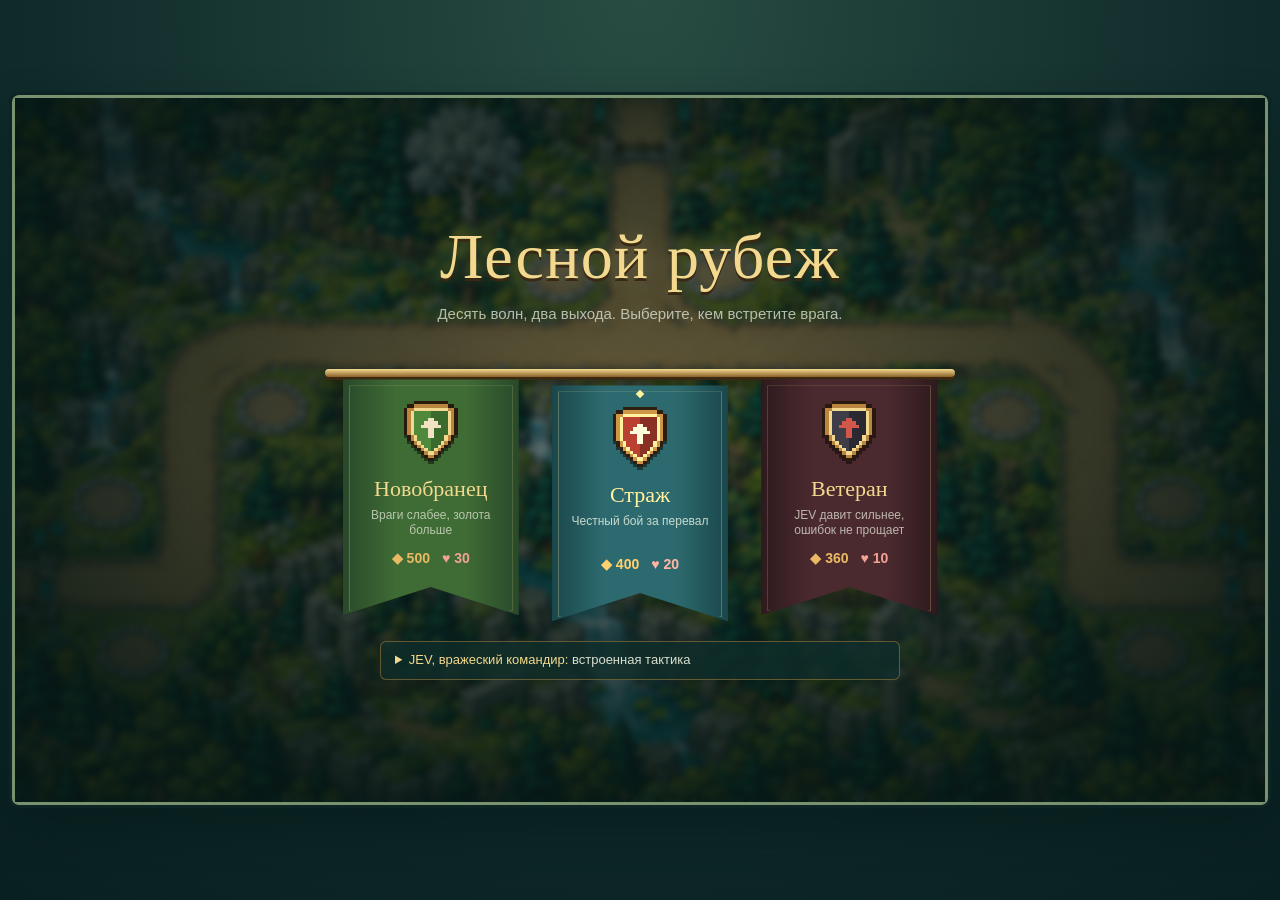
<file: game/index.html>
<!doctype html>
<html lang="ru">
<head>
  <meta charset="utf-8">
  <meta name="viewport" content="width=device-width, initial-scale=1, viewport-fit=cover">
  <meta name="theme-color" content="#102b2b">
  <title>Лесной рубеж</title>
  <link rel="stylesheet" href="style.css">
</head>
<body>
  <main class="game-shell">
    <section class="field-frame" aria-label="Игровое поле">
          <canvas id="gameCanvas" width="1672" height="941" tabindex="0" aria-label="Карта с восемью площадками для башен. Клавиши 1–8 выбирают площадку"></canvas>
          <div id="buildMenu" class="build-menu" role="group" aria-label="Выбор башни" hidden>
            <div class="build-ring" aria-hidden="true"></div>
            <button class="selection-close" type="button" aria-label="Закрыть выбор">×</button>
            <button id="chooseArcher" class="build-option pos-nw" type="button" data-name="Лучники" data-type="archer" aria-label="Построить башню лучников за 90 золота">
              <svg viewBox="0 0 48 48" aria-hidden="true"><path d="M16 7Q40 24 16 41" stroke="#f3d98f" stroke-width="3.5"/><path d="M16 7L20 24 16 41" stroke="#e8dcc0" stroke-width="1.5"/><path d="M8 24H38M32 19.5L38 24 32 28.5M8 24L5 21M8 24L5 27" stroke="#f0e5c4" stroke-width="2.5"/></svg>
              <span id="archerCost" class="build-cost">90</span>
            </button>
            <button id="chooseMage" class="build-option pos-ne" type="button" data-name="Маги" data-type="mage" aria-label="Построить башню магов за 100 золота">
              <svg viewBox="0 0 48 48" aria-hidden="true"><path d="M15 41L29 17" stroke="#c9a46a" stroke-width="3.5"/><path d="M32 4L37 12 32 20 27 12Z" stroke="#d9a8ff" stroke-width="2.5"/><path d="M38 22L40 25M24 22L22 25M32 24V27" stroke="#f0e5c4" stroke-width="2"/></svg>
              <span id="mageCost" class="build-cost">100</span>
            </button>
            <button class="build-option pos-sw" type="button" aria-disabled="true" data-name="Артиллерия" aria-label="Артиллерия, откроется позже"><svg viewBox="0 0 48 48" aria-hidden="true"><circle cx="22" cy="29" r="12" stroke="#e9ba63" stroke-width="3"/><path d="M29 19L33 12Q38 10 40 5" stroke="#f0e5c4" stroke-width="3"/></svg><svg class="build-lock" viewBox="0 0 16 16" aria-hidden="true"><path d="M5 7V5a3 3 0 0 1 6 0v2"/><rect x="3.5" y="7" width="9" height="7" rx="1.5"/></svg></button>
            <button class="build-option pos-se" type="button" aria-disabled="true" data-name="Казармы" aria-label="Казармы, откроются позже"><svg viewBox="0 0 48 48" aria-hidden="true"><path d="M24 5L39 11 36 29Q32 38 24 43 16 38 12 29L9 11Z" stroke="#b5d5ef" stroke-width="3"/><path d="M24 12V36M15 20H33" stroke="#e9ba63" stroke-width="3"/></svg><svg class="build-lock" viewBox="0 0 16 16" aria-hidden="true"><path d="M5 7V5a3 3 0 0 1 6 0v2"/><rect x="3.5" y="7" width="9" height="7" rx="1.5"/></svg></button>
            <div class="build-plaque" aria-hidden="true"><strong id="buildPlaqueName">Выберите башню</strong><small id="buildPlaqueNote">Лучники и маги доступны</small></div>
          </div>
          <div id="towerMenu" class="build-menu tower-menu" role="group" aria-label="Действия с башней" hidden>
            <div class="build-ring" aria-hidden="true"></div>
            <button class="selection-close" type="button" aria-label="Закрыть выбор">×</button>
            <button id="upgradeOption" class="build-option pos-n" type="button" data-name="Улучшить">
              <svg viewBox="0 0 48 48" aria-hidden="true"><path d="M13 27L24 16 35 27" stroke="#f3d98f" stroke-width="4"/><path d="M13 38L24 27 35 38" stroke="#f0e5c4" stroke-width="3"/><path d="M24 5V9M19 7H29" stroke="#f3d98f" stroke-width="2"/></svg>
              <span id="upgradeCost" class="build-cost">75</span>
            </button>
            <button id="sellOption" class="build-option pos-s" type="button" data-name="Продать">
              <svg viewBox="0 0 48 48" aria-hidden="true"><path d="M13 13H35M19 13V9H29V13M16 18L18 39H30L32 18M22 23V34M26 23V34" stroke="#ffe1dd" stroke-width="3"/></svg>
              <span id="sellValue" class="build-cost refund">54</span>
            </button>
            <div id="towerInfo" class="tower-info">
              <div class="tower-info-head"><strong id="towerInfoName">Соломенная башня</strong><span id="towerInfoLevel">1 / 5</span></div>
              <p id="towerInfoNote">Два лучника бьют врага, ближайшего к выходу.</p>
              <dl class="tower-info-stats">
                <div><dt>Урон</dt><dd id="statDamage">21</dd></div>
                <div><dt>Дальность</dt><dd id="statRange">188</dd></div>
                <div><dt>Выстр./с</dt><dd id="statRate">1.1</dd></div>
                <div id="statSplashBox" hidden><dt>Площадь</dt><dd id="statSplash">44</dd></div>
              </dl>
            </div>
          </div>
          <div class="hud">
            <div class="hud-stats" aria-live="polite">
              <span class="hud-stat coin" title="Золото"><i aria-hidden="true">◆</i><b id="gold">400</b></span>
              <span class="hud-stat heart" title="Жизни"><i aria-hidden="true">♥</i><b id="lives">20</b></span>
              <span class="hud-stat wave" title="Волна"><i aria-hidden="true">◈</i><b id="wave">0 / 10</b></span>
            </div>
            <div class="hud-actions">
              <button id="speedButton" class="hud-button" type="button" title="Скорость игры">1×</button>
              <button id="pauseButton" class="hud-button" type="button" title="Пауза (пробел)" aria-label="Пауза">Ⅱ</button>
              <button id="restartButton" class="hud-button" type="button" title="Меню" aria-label="Открыть меню">☰</button>
            </div>
          </div>
          <button id="waveShield" class="wave-shield" type="button">
            <svg class="shield-timer" viewBox="0 0 100 100" aria-hidden="true"><circle cx="50" cy="50" r="46"/><circle class="shield-timer-left" cx="50" cy="50" r="46" pathLength="100"/></svg>
            <svg class="shield-art" viewBox="0 0 16 18" shape-rendering="crispEdges" aria-hidden="true"></svg>
            <span class="shield-label"><strong id="shieldTitle">Волна 1</strong><small id="shieldNote">Разбейте щит</small></span>
          </button>
          <div id="menu" class="menu-screen">
            <div class="menu-panel">
              <h1 class="menu-title">Лесной рубеж</h1>
              <p class="menu-sub">Десять волн, два выхода. Выберите, кем встретите врага.</p>
              <div class="banners" role="group" aria-label="Сложность">
                <button class="banner easy" type="button" data-difficulty="easy">
                  <svg class="banner-shield" viewBox="0 0 16 18" shape-rendering="crispEdges" aria-hidden="true"></svg>
                  <strong>Новобранец</strong><small>Враги слабее, золота больше</small>
                  <span class="banner-stats"><span>◆ 500</span><span>♥ 30</span></span>
                </button>
                <button class="banner normal" type="button" data-difficulty="normal">
                  <svg class="banner-shield" viewBox="0 0 16 18" shape-rendering="crispEdges" aria-hidden="true"></svg>
                  <strong>Страж</strong><small>Честный бой за перевал</small>
                  <span class="banner-stats"><span>◆ 400</span><span>♥ 20</span></span>
                </button>
                <button class="banner hard" type="button" data-difficulty="hard">
                  <svg class="banner-shield" viewBox="0 0 16 18" shape-rendering="crispEdges" aria-hidden="true"></svg>
                  <strong>Ветеран</strong><small>JEV давит сильнее, ошибок не прощает</small>
                  <span class="banner-stats"><span>◆ 360</span><span>♥ 10</span></span>
                </button>
              </div>
              <button id="menuResume" class="menu-resume" type="button" hidden>Вернуться к игре</button>
              <details class="jev-settings">
                <summary>JEV, вражеский командир: <span id="jevStatus">встроенная тактика</span></summary>
                <p>Перед каждой волной JEV смотрит, какой фланг у вас слабее, и решает, сколько врагов пустить налево и направо. С ключом OpenRouter решения принимает модель Jev, без ключа — встроенная тактика.</p>
                <label>Ключ OpenRouter<input id="jevKey" type="password" autocomplete="off" spellcheck="false" placeholder="sk-or-…"></label>
                <label>Модель<input id="jevModel" type="text" autocomplete="off" spellcheck="false"></label>
                <div class="jev-actions"><button id="jevSave" type="button">Сохранить</button><button id="jevForget" type="button" hidden>Убрать ключ</button></div>
                <small>Ключ хранится только в этом браузере и уходит только на openrouter.ai.</small>
              </details>
            </div>
          </div>
          <div id="stageMessage" class="stage-message" hidden></div>
          <div id="toast" class="toast" role="status" aria-live="polite"></div>
    </section>
  </main>
  <div class="rotate-prompt" role="status">
    <span class="rotate-device" aria-hidden="true">↻</span>
    <strong>Поверните устройство</strong>
    <p>Для игры нужен горизонтальный экран.</p>
  </div>
  <script src="jev.js" defer></script>
  <script src="game.js" defer></script>
</body>
</html>
</file>
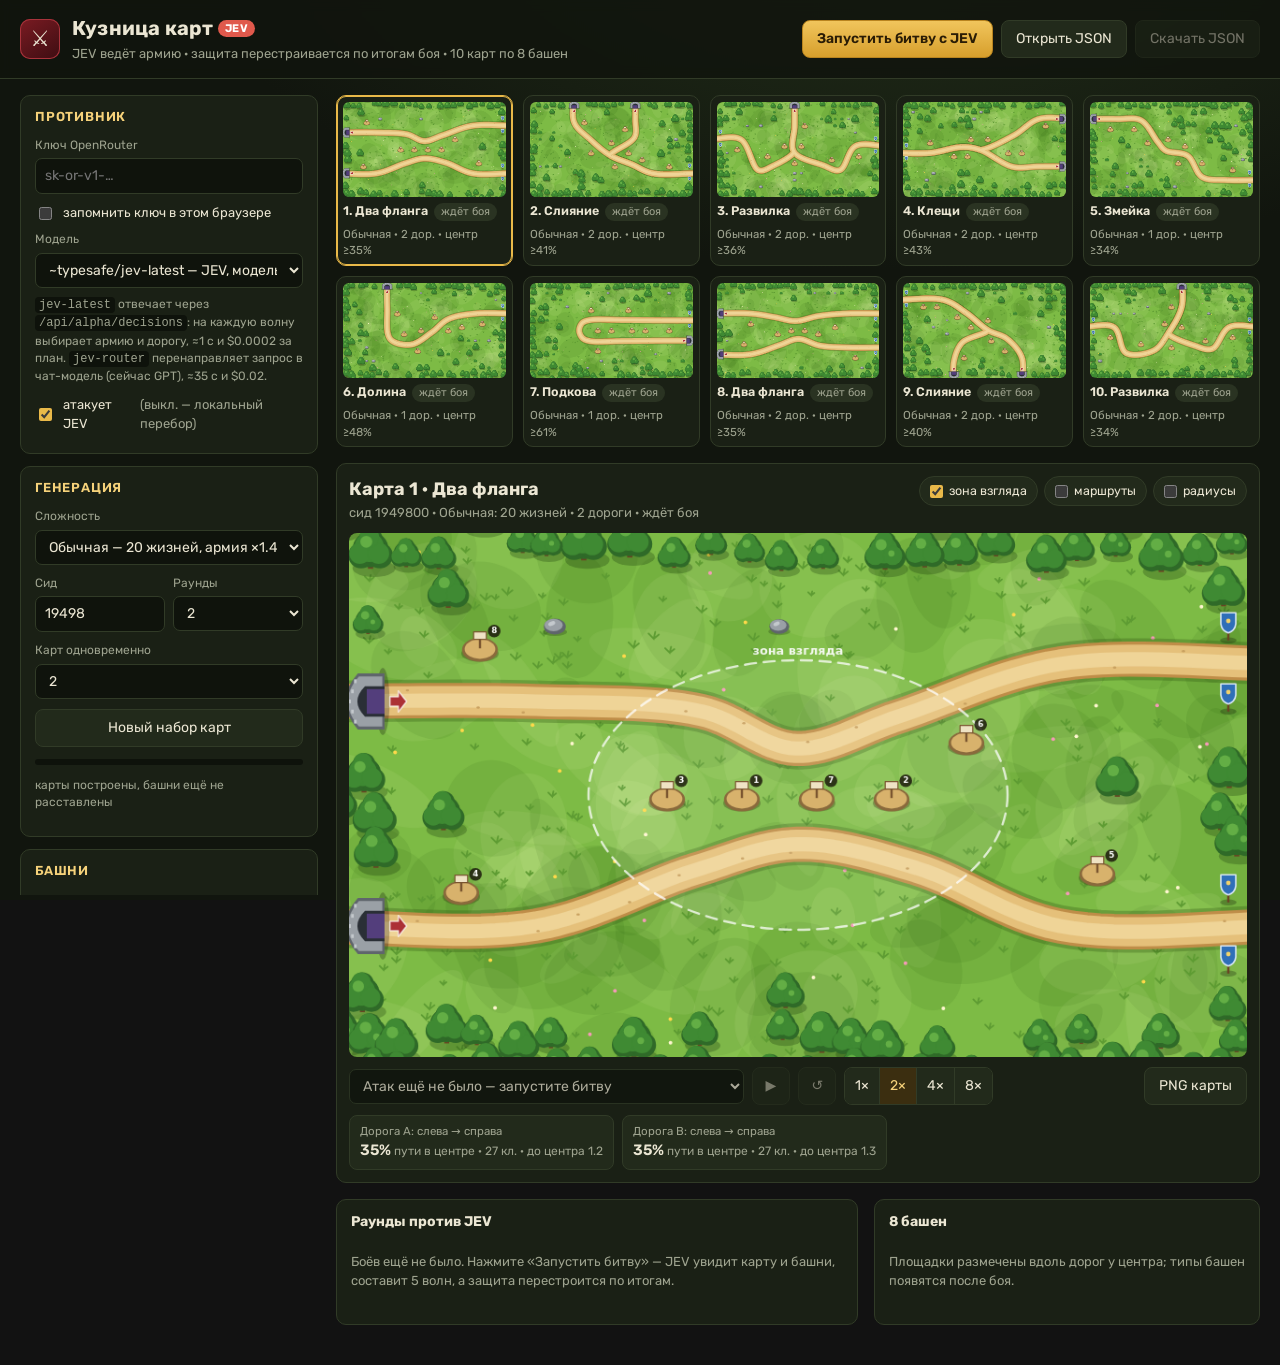
<file: source/jev-maps/index.html>
<!doctype html>
<html lang="ru">
<head>
  <meta charset="utf-8">
  <meta name="viewport" content="width=device-width, initial-scale=1">
  <title>JEV · Кузница карт</title>
  <link rel="preconnect" href="https://fonts.googleapis.com">
  <link rel="preconnect" href="https://fonts.gstatic.com" crossorigin>
  <link href="https://fonts.googleapis.com/css2?family=Rubik:wght@400;500;600;700&display=swap" rel="stylesheet">
  <link rel="stylesheet" href="style.css">
</head>
<body>
  <header class="top">
    <div class="brand">
      <div class="logo" aria-hidden="true">⚔</div>
      <div>
        <h1>Кузница карт <span class="tag">JEV</span></h1>
        <p>JEV ведёт армию · защита перестраивается по итогам боя · 10 карт по 8 башен</p>
      </div>
    </div>
    <div class="top-actions">
      <button id="runBtn" class="btn primary">Запустить битву с JEV</button>
      <button id="stopBtn" class="btn danger" hidden>Остановить</button>
      <label class="btn" id="importLabel">Открыть JSON<input id="importFile" type="file" accept="application/json,.json" hidden></label>
      <button id="exportBtn" class="btn" disabled>Скачать JSON</button>
    </div>
  </header>

  <div class="layout">
    <aside class="side">
      <section class="panel">
        <h2>Противник</h2>
        <label class="field"><span>Ключ OpenRouter</span><input id="apiKey" type="password" placeholder="sk-or-v1-…" autocomplete="off" spellcheck="false"></label>
        <label class="check"><input id="remember" type="checkbox"> запомнить ключ в этом браузере</label>
        <label class="field"><span>Модель</span>
          <select id="model">
            <option value="~typesafe/jev-latest">~typesafe/jev-latest — JEV, модель решений</option>
            <option value="typesafe/jev-router">typesafe/jev-router — чат-роутер (пишет JSON)</option>
          </select>
        </label>
        <p class="hint"><code>jev-latest</code> отвечает через <code>/api/alpha/decisions</code>: на каждую волну выбирает армию и дорогу, ≈1 с и $0.0002 за план. <code>jev-router</code> перенаправляет запрос в чат-модель (сейчас GPT), ≈35 с и $0.02.</p>
        <label class="check"><input id="useJev" type="checkbox"> атакует JEV <span class="muted">(выкл. — локальный перебор)</span></label>
      </section>

      <section class="panel">
        <h2>Генерация</h2>
        <label class="field"><span>Сложность</span>
          <select id="difficulty"></select>
        </label>
        <div class="row2">
          <label class="field"><span>Сид</span><input id="seed" type="number" min="1" max="999999"></label>
          <label class="field"><span>Раунды</span>
            <select id="rounds"><option value="1">1</option><option value="2">2</option><option value="3">3</option></select>
          </label>
        </div>
        <label class="field"><span>Карт одновременно</span>
          <select id="parallel"><option value="1">1</option><option value="2">2</option><option value="3">3</option><option value="5">5</option></select>
        </label>
        <button id="regenBtn" class="btn wide">Новый набор карт</button>
        <div class="progress"><div id="progressBar"></div></div>
        <p id="progressText" class="muted small"></p>
      </section>

      <section class="panel legend">
        <h2>Башни</h2>
        <ul id="towerLegend"></ul>
        <h2>Армия JEV</h2>
        <ul id="enemyLegend"></ul>
      </section>

      <section class="panel">
        <h2>Журнал</h2>
        <ol id="log" class="log"></ol>
      </section>
    </aside>

    <main class="main">
      <section class="cards" id="cards" aria-label="Карты"></section>

      <section class="viewer">
        <div class="viewer-head">
          <div>
            <h2 id="mapTitle">—</h2>
            <p id="mapSub" class="muted"></p>
          </div>
          <div class="toggles">
            <label class="chip"><input type="checkbox" id="ovFocus" checked><span>зона взгляда</span></label>
            <label class="chip"><input type="checkbox" id="ovRoutes"><span>маршруты</span></label>
            <label class="chip"><input type="checkbox" id="ovCoverage"><span>радиусы</span></label>
          </div>
        </div>
        <div class="stage">
          <canvas id="stage"></canvas>
          <div class="hud" id="hud" hidden></div>
        </div>
        <div class="replay">
          <select id="attackSelect" aria-label="Какую атаку показать"></select>
          <button id="playBtn" class="btn icon" title="Пуск / пауза">▶</button>
          <button id="restartBtn" class="btn icon" title="Сначала">↺</button>
          <div class="speed" id="speedBtns" role="group" aria-label="Скорость">
            <button data-speed="1">1×</button><button data-speed="2" class="on">2×</button><button data-speed="4">4×</button><button data-speed="8">8×</button>
          </div>
          <span class="spacer"></span>
          <button id="pngBtn" class="btn">PNG карты</button>
        </div>
        <div class="metrics" id="metrics"></div>
      </section>

      <section class="details">
        <div class="col" id="rounds-col"></div>
        <div class="col" id="towers-col"></div>
      </section>
    </main>
  </div>

  <script src="engine.js"></script>
  <script src="jev-client.js"></script>
  <script src="pipeline.js"></script>
  <script src="render.js"></script>
  <script src="app.js"></script>
</body>
</html>
</file>
<file: game/style.css>
:root{--deep:#102b2b;--forest:#183b37;--forest-2:#254d45;--line:#4c6b5a;--parchment:#f0e5c4;--muted:#b7c3ad;--gold:#e9ba63;--gold-deep:#a77531;--red:#e98973}
*{box-sizing:border-box}html,body{margin:0;min-height:100%;background:#0b2526;color:var(--parchment)}body{font-family:Trebuchet MS,Verdana,sans-serif;background:radial-gradient(circle at 50% 0,#284c42 0,#102b2b 54%,#092022 100%)}button{font:inherit;cursor:pointer}button:focus-visible,canvas:focus-visible{outline:3px solid #ffe3a0;outline-offset:3px}.game-shell{min-height:100vh;max-width:2000px;margin:auto;display:flex;flex-direction:column}.topbar{min-height:83px;display:flex;align-items:center;gap:24px;padding:12px clamp(16px,2vw,36px);border-bottom:1px solid #5d765b;background:linear-gradient(180deg,#183a36,#102e2e);box-shadow:0 5px 16px #061d1b77;z-index:2}.brand{display:flex;align-items:center;gap:12px;min-width:270px}.brand-mark{display:grid;place-items:center;width:42px;height:42px;border:2px solid var(--gold);border-radius:10px;transform:rotate(45deg);font-size:25px;color:var(--gold);line-height:1}.brand-mark::first-letter{transform:rotate(-45deg)}.brand strong{display:block;font-family:Georgia,serif;font-size:24px;line-height:1;letter-spacing:.01em}.brand small{display:block;margin-top:5px;color:var(--muted);font-size:11px;letter-spacing:.12em}.resources{display:flex;justify-content:center;gap:clamp(15px,3vw,54px);flex:1}.resource{display:flex;align-items:center;gap:9px;min-width:80px}.resource-icon{font-size:27px;line-height:1}.coin{color:var(--gold)}.heart{color:#e27d6d}.wave{color:#91d5c1}.resource b{display:block;font-size:22px;line-height:1.05}.resource small{font-size:11px;color:var(--muted)}.top-actions{display:flex;gap:8px}.small-button{border:1px solid #718a6f;background:#1e423c;color:var(--parchment);border-radius:7px;width:42px;height:39px;font-weight:700}.small-button:hover{background:#315b4c}.layout{display:grid;grid-template-columns:minmax(0,1fr) 310px;gap:18px;padding:18px;align-items:start;flex:1}.field-wrap{min-width:0}.field-frame{position:relative;overflow:hidden;line-height:0;border:3px solid #78916f;border-radius:7px;box-shadow:0 0 0 3px #0c2424,0 20px 40px #04181788;background:#183d39}.field-frame::after{content:"";position:absolute;inset:0;pointer-events:none;box-shadow:inset 0 0 22px #09221e99}.field-frame canvas{display:block;width:100%;height:auto;cursor:default}.field-caption{display:flex;justify-content:space-between;gap:16px;padding:11px 3px;color:#b9cbb7;font-size:12px;line-height:1.4}.path-dot{display:inline-block;width:8px;height:8px;border-radius:50%;background:var(--gold);margin-right:6px}.sidebar{min-width:0;display:flex;flex-direction:column;gap:15px}.chapter{display:flex;align-items:center;gap:10px;justify-content:center;white-space:nowrap;color:#d9c999;font-family:Georgia,serif;font-size:18px;padding:5px 0}.chapter-line{height:1px;background:#718766;flex:1}.selection-panel,.wave-card{border:1px solid #6b815f;background:linear-gradient(145deg,#25463d,#193831 68%,#17332f);border-radius:8px;box-shadow:inset 0 1px #ffffff18,0 12px 24px #061c1b55}.selection-panel{min-height:325px;padding:19px}.empty-state{text-align:center;padding:20px 3px}.empty-emblem{width:82px;height:82px;border:1px dashed #88a178;border-radius:50%;display:grid;place-items:center;margin:2px auto 19px;color:#d8c996;font-size:47px}.empty-state h2,.tower-title{font:normal 25px Georgia,serif;margin:0 0 11px}.empty-state p,.selection-copy{font-size:13px;line-height:1.55;color:#c7d1bd;margin:0}.tower-preview{height:117px;display:flex;align-items:center;justify-content:center;position:relative;margin:-7px 0 5px;background:radial-gradient(ellipse at 50% 80%,#63846b55 0,transparent 57%)}.tower-preview img{width:122px;height:122px;object-fit:contain;image-rendering:auto}.tower-preview .site-icon{font-size:61px;color:#d8cb9c}.tower-head{display:flex;justify-content:space-between;align-items:baseline;gap:8px}.tower-title{margin:0}.level-pill{white-space:nowrap;color:#f0d18c;font-size:12px;border:1px solid #9d8151;background:#5d532f66;padding:4px 7px;border-radius:4px}.selection-copy{margin:8px 0 16px}.stats{display:grid;grid-template-columns:1fr 1fr;gap:7px;margin:13px 0 18px}.stat{border-top:1px solid #69806a;padding-top:7px}.stat small{display:block;color:#9fb8a8;font-size:10px}.stat strong{font-size:16px}.selection-actions{display:flex;gap:8px}.selection-actions .primary-button{flex:1}.primary-button{border:1px solid #ffdc91;background:linear-gradient(#efc56d,#c99039);box-shadow:inset 0 1px #fff1bb,0 3px 0 #845825;color:#263629;border-radius:6px;padding:11px 13px;font-weight:800;text-align:center}.primary-button:hover:not(:disabled){filter:brightness(1.08)}.primary-button:disabled{opacity:.48;cursor:not-allowed;filter:grayscale(.45)}.secondary-button{border:1px solid #789578;background:#2a5046;color:#e9e8d0;border-radius:6px;padding:10px 11px;font-size:12px}.secondary-button:hover{background:#3c6857}.wave-card{padding:17px}.wave-card-top{display:flex;justify-content:space-between;align-items:center;font-family:Georgia,serif;font-size:17px}.wave-card-top strong{color:var(--gold);font-family:Trebuchet MS,Verdana,sans-serif;font-size:15px}.wave-card p{min-height:37px;color:#c1d0be;line-height:1.45;font-size:12px;margin:11px 0 13px}.wave-card .primary-button{width:100%;display:flex;justify-content:space-between;align-items:center}.wave-card .primary-button span{font-size:18px}.help{padding:6px 3px;color:#acc1b2;font-size:12px}.help>span{font-family:Georgia,serif;color:#e7d8b0;font-size:15px}.help p{line-height:1.7;margin:9px 0}.help kbd{border:1px solid #688275;border-radius:3px;padding:2px 4px;color:#e7e8d4;font:11px Trebuchet MS,Verdana,sans-serif}.text-button{background:none;border:0;border-bottom:1px solid #7d9b88;color:#c6d8c8;padding:3px 0;font-size:12px}.text-button:hover{color:white}.toast{position:fixed;left:50%;bottom:22px;transform:translate(-50%,15px);background:#112f2c;border:1px solid #a8b78a;box-shadow:0 10px 35px #041511a9;color:#fff0c9;border-radius:6px;padding:11px 17px;opacity:0;pointer-events:none;transition:opacity .2s,transform .2s;z-index:10;font-size:13px}.toast.show{opacity:1;transform:translate(-50%,0)}.stage-message{position:absolute;left:50%;top:50%;transform:translate(-50%,-50%);line-height:1.4;text-align:center;min-width:min(440px,80%);padding:24px 30px;background:#102d2bea;border:2px solid #d1ae67;border-radius:8px;box-shadow:0 20px 60px #000a}.stage-message h2{font:normal 37px Georgia,serif;margin:0 0 8px}.stage-message p{font-size:15px;margin:0;color:#e1dfc5}.stage-message button{margin-top:19px}[hidden]{display:none!important}
.build-menu{--size:48px;--r:64px;--d:calc(var(--r)*.71);position:absolute;z-index:3;width:0;height:0;line-height:1;pointer-events:none}
.build-ring{position:absolute;left:calc(var(--r)*-1);top:calc(var(--r)*-1);width:calc(var(--r)*2);height:calc(var(--r)*2);border-radius:50%;border:2px solid #f3d98fcc;background:radial-gradient(circle,#0d221f00 54%,#0d221f99 55%,#0d221fb3 100%);box-shadow:0 0 0 5px #0d221f40,0 0 26px #f3d98f33 inset;animation:ring-open .22s ease-out both}
.build-ring::before{content:"";position:absolute;inset:7px;border-radius:50%;border:1px dashed #f3d98f59}
.build-option{--x:0px;--y:0px;position:absolute;left:calc(var(--size)/-2);top:calc(var(--size)/-2);width:var(--size);height:var(--size);padding:calc(var(--size)*.17);border:0;border-radius:50%;pointer-events:auto;color:var(--parchment);background:radial-gradient(circle at 50% 30%,#2f584a,#16302a 70%);box-shadow:0 0 0 2px #5b3f1c,0 0 0 4px #b8863f,0 0 0 5px #3a2812,inset 0 0 0 2px #f3d98f55,inset 0 -6px 10px #0006,0 6px 12px #000a;transform:translate(var(--x),var(--y));transition:transform .14s ease-out,box-shadow .14s;animation:medal-out .3s cubic-bezier(.2,1.4,.4,1) both}
.pos-nw{--x:calc(var(--d)*-1);--y:calc(var(--d)*-1);animation-delay:0s}.pos-ne{--x:var(--d);--y:calc(var(--d)*-1);animation-delay:.04s}.pos-sw{--x:calc(var(--d)*-1);--y:var(--d);animation-delay:.08s}.pos-se{--x:var(--d);--y:var(--d);animation-delay:.12s}
.build-option svg:not(.build-lock){display:block;width:100%;height:100%;fill:none;stroke-linecap:round;stroke-linejoin:round;filter:drop-shadow(0 1px 0 #0009)}
.build-option:hover:not([aria-disabled]),.build-option:focus-visible{transform:translate(var(--x),var(--y)) scale(1.1);box-shadow:0 0 0 2px #5b3f1c,0 0 0 4px #f3d98f,0 0 0 5px #3a2812,inset 0 0 0 2px #f3d98faa,inset 0 -6px 10px #0006,0 0 18px #f3d98f99}
.build-option:focus-visible{outline:none}
.build-option[aria-disabled]{cursor:not-allowed;background:radial-gradient(circle at 50% 30%,#3a463f,#1c2622 70%);box-shadow:0 0 0 2px #2f2a20,0 0 0 4px #6c6150,0 0 0 5px #221d15,inset 0 -6px 10px #0006,0 6px 12px #000a}
.build-option[aria-disabled] svg:not(.build-lock){opacity:.55;filter:grayscale(.85) brightness(.9)}
.build-lock{position:absolute;right:-4px;bottom:-4px;width:40%;height:40%;padding:3px;border-radius:50%;background:#1c2622;box-shadow:0 0 0 1.5px #8d8068;fill:#3a463f;stroke:#d9cdb2;stroke-width:1.6;stroke-linejoin:round}
.build-cost{position:absolute;left:50%;bottom:calc(var(--size)*-.2);transform:translateX(-50%);padding:3px 9px 3px 8px;background:linear-gradient(#f3d98f,#c99a4a);color:#2a2414;font-size:11px;font-weight:800;white-space:nowrap;clip-path:polygon(0 0,100% 0,92% 50%,100% 100%,0 100%,8% 50%)}
.build-cost::after{content:" ◆"}
.build-option.poor svg{opacity:.55}.build-option.poor .build-cost{background:linear-gradient(#d47a63,#a2483a);color:#fff0c9}
.build-option.poor{cursor:not-allowed}
.build-plaque{position:absolute;left:0;top:calc(var(--d) + var(--size)/2 + 14px);transform:translateX(-50%);min-width:116px;padding:6px 14px 7px;text-align:center;white-space:nowrap;background:linear-gradient(#4a3420,#2f2113);border:1px solid #b8863f;border-radius:4px;box-shadow:inset 0 1px #f3d98f40,0 6px 14px #000a;animation:plaque-open .25s .1s ease-out both}
.build-plaque strong{display:block;font:15px Georgia,serif;color:#f3d98f}.build-plaque small{display:block;margin-top:3px;font-size:11px;color:#d9c9a1}
.selection-panel:has(.tower-card){min-height:0}.tower-card{display:grid;grid-template-columns:96px 1fr;gap:12px;align-items:center}.tower-card img{width:96px;height:96px;object-fit:contain;background:radial-gradient(ellipse at 50% 80%,#63846b55 0,transparent 62%)}.tower-card .tower-title{font-size:21px;line-height:1.15}.tower-card .level-pill{display:inline-block;margin-top:6px}.tower-note{margin:6px 0 0;font-size:12px;line-height:1.45;color:#c7d1bd;opacity:.65}.tower-note+.stats{grid-template-columns:repeat(3,1fr);margin:16px 0 0}
.pos-n{--y:calc(var(--r)*-1)}.pos-s{--y:var(--r);animation-delay:.05s}
.build-cost.refund{background:linear-gradient(#cfe3b4,#8fb07a);color:#1f2d1c}.build-cost.refund::before{content:"+"}
#sellOption:hover,#sellOption:focus-visible{box-shadow:0 0 0 2px #5b3f1c,0 0 0 4px #cfe3b4,0 0 0 5px #3a2812,inset 0 0 0 2px #cfe3b4aa,inset 0 -6px 10px #0006,0 0 18px #cfe3b499}
.plaque-above .build-plaque{top:auto;bottom:calc(var(--d) + var(--size)/2 + 14px)}
@keyframes ring-open{from{opacity:0;transform:scale(.6)}}
@keyframes plaque-open{from{opacity:0;transform:translate(-50%,-6px)}}
@keyframes medal-out{from{opacity:0;transform:translate(0,0) scale(.4)}}
@media(prefers-reduced-motion:reduce){.build-ring,.build-option,.build-plaque,.tower-info{animation:none;transition:none}}
@media(max-width:1050px){.layout{grid-template-columns:1fr}.sidebar{display:grid;grid-template-columns:minmax(0,1fr) minmax(240px,310px);align-items:start}.chapter{grid-column:1/-1}.selection-panel{min-height:270px}.wave-card{grid-column:2}.help{grid-column:2}.field-caption{font-size:11px}}
@media(max-width:680px){.topbar{min-height:0;flex-wrap:wrap;gap:12px}.brand{min-width:0;flex:1}.brand strong{font-size:20px}.resources{order:3;width:100%;justify-content:space-between;border-top:1px solid #4c6b5a;padding-top:9px}.resource{min-width:0}.resource b{font-size:17px}.resource-icon{font-size:21px}.layout{padding:9px;gap:10px}.field-caption{display:block}.field-caption span{display:block;margin:2px 0}.sidebar{display:flex;gap:10px}.chapter{padding:2px 0}.selection-panel{min-height:0}.empty-state{padding:2px 3px 6px}.empty-emblem{width:50px;height:50px;font-size:31px;margin:0 auto 8px}.empty-state h2{font-size:20px}.tower-preview{height:93px}.tower-preview img{width:97px;height:97px}.help{padding-bottom:20px}}
@media(prefers-reduced-motion:reduce){.toast{transition:none}}

/* Game-only screen: the map fills the window, everything else floats on it. */
.game-shell{min-height:100vh;display:grid;place-items:center;padding:12px;max-width:none}
.game-shell>.field-frame{width:min(100%,calc((100vh - 24px)*1672/941))}
.field-frame>.toast{position:absolute;bottom:68px}
.hud{position:absolute;z-index:4;top:12px;right:12px;display:flex;align-items:center;gap:8px;line-height:1}
.hud-stats{display:flex;gap:16px;padding:9px 16px;background:#102d2bd9;border:1px solid #b8863f;border-radius:999px;box-shadow:inset 0 1px #f3d98f33,0 6px 14px #0009}
.hud-stat{display:flex;align-items:center;gap:6px;font-size:16px}.hud-stat i{font-style:normal;font-size:17px}.hud-stat b{color:var(--parchment)}
.hud-stat.coin i{color:var(--gold)}.hud-stat.heart i{color:#e27d6d}.hud-stat.wave i{color:#91d5c1}
.hud-button{width:36px;height:36px;padding:0;border:0;border-radius:50%;color:#f3d98f;font-weight:700;background:radial-gradient(circle at 50% 30%,#2f584a,#16302a 70%);box-shadow:0 0 0 2px #5b3f1c,0 0 0 3.5px #b8863f,0 4px 10px #0009}
.hud-button:hover{box-shadow:0 0 0 2px #5b3f1c,0 0 0 3.5px #f3d98f,0 0 12px #f3d98f77}
.tower-info{position:absolute;left:0;top:calc(var(--r) + var(--size)/2 + 16px);width:228px;padding:10px 12px 11px;text-align:left;pointer-events:none;background:#102d2bbf;-webkit-backdrop-filter:blur(3px);backdrop-filter:blur(3px);border:1px solid #b8863f99;border-radius:6px;box-shadow:0 8px 18px #0008;animation:card-open .25s .1s ease-out both}
.plaque-above .tower-info{top:auto;bottom:calc(var(--r) + var(--size)/2 + 16px)}
.tower-info-head{display:flex;justify-content:space-between;align-items:baseline;gap:8px}
.tower-info-head strong{font:15px Georgia,serif;color:#f3d98f}.tower-info-head span{font-size:11px;color:#d9c9a1}
.tower-info p{margin:5px 0 9px;font-size:12px;line-height:1.4;color:#e3e6d6;opacity:.72}
.tower-info-stats{display:grid;grid-auto-flow:column;grid-auto-columns:1fr;gap:8px;margin:0;padding-top:8px;border-top:1px solid #f3d98f2e}
.tower-info-stats dt{font-size:10px;color:#9fb8a8}.tower-info-stats dd{margin:3px 0 0;font-size:14px;font-weight:700;color:var(--parchment);white-space:nowrap}
.previewing .tower-info-stats dd{color:#b9e39b}
@keyframes card-open{from{opacity:0}}
@media(max-width:680px){.game-shell{padding:0}.hud{top:6px;right:6px;gap:5px}.hud-stats{gap:10px;padding:6px 10px}.hud-stat{font-size:13px}.hud-button{width:28px;height:28px;font-size:12px}.tower-info{width:196px}}
/* Pixel shield at the entrance: break it to call the next wave. */
.wave-shield{position:absolute;z-index:3;left:calc(835 / 1672 * 100%);top:calc(62 / 941 * 100%);width:clamp(38px,3.4%,60px);aspect-ratio:16/18;padding:0;border:0;background:none;line-height:1;transform:translate(-50%,-50%);color:var(--parchment)}
.wave-shield:not(.raised):not(.breaking){display:none}
.wave-shield:disabled{cursor:default}
.shield-art{position:relative;display:block;width:100%;height:100%;overflow:visible;filter:drop-shadow(0 3px 0 #0007) drop-shadow(0 0 6px #f3d98f55)}
.wave-shield.raised .shield-art{animation:shield-rise .35s cubic-bezier(.2,1.4,.4,1) both}
.wave-shield.raised:hover:not(:disabled) .shield-art,.wave-shield:focus-visible .shield-art{transform:scale(1.1);filter:drop-shadow(0 3px 0 #0007) drop-shadow(0 0 10px #f3d98fcc)}
.wave-shield:focus-visible{outline:none}
.shield-half{transform-box:fill-box}
.wave-shield.breaking .shield-half.left{animation:half-left .55s ease-in forwards}
.wave-shield.breaking .shield-half.right{animation:half-right .55s ease-in forwards}
.wave-shield.breaking .shield-timer,.wave-shield.breaking .shield-label{display:none}
.shield-timer{position:absolute;left:50%;top:50%;width:170%;height:auto;aspect-ratio:1;transform:translate(-50%,-50%) rotate(-90deg);fill:none;stroke-width:6;display:none}
.wave-shield.timed:not(.breaking) .shield-timer{display:block}
.shield-timer circle{stroke:#102d2bb3}
.shield-timer .shield-timer-left{stroke:#f3d98f;stroke-linecap:round;stroke-dasharray:100;stroke-dashoffset:calc((1 - var(--left,1)) * 100)}
.shield-label{position:absolute;left:50%;top:calc(100% + 16px);transform:translateX(-50%);padding:5px 11px 6px;white-space:nowrap;text-align:center;background:linear-gradient(#4a3420e6,#2f2113e6);border:1px solid #b8863f;border-radius:4px;box-shadow:0 5px 12px #0009;pointer-events:none}
.shield-label strong{display:block;font:13px Georgia,serif;color:#f3d98f}.shield-label small{display:block;margin-top:2px;font-size:10px;color:#d9c9a1}
@keyframes shield-rise{from{opacity:0;transform:translateY(-8px) scale(.7)}}
@keyframes half-left{20%{transform:translate(-1px,0) rotate(-6deg);opacity:1}to{transform:translate(-7px,9px) rotate(-38deg);opacity:0}}
@keyframes half-right{20%{transform:translate(1px,0) rotate(6deg);opacity:1}to{transform:translate(7px,9px) rotate(38deg);opacity:0}}
@media(prefers-reduced-motion:reduce){.wave-shield .shield-art,.wave-shield .shield-half{animation:none!important}.wave-shield.breaking{display:none}}
/* Start menu: the map stays behind, dimmed; difficulties hang as cloth banners like the ones at the exits. */
.in-menu .hud,.in-menu .wave-shield{display:none}
.menu-screen{position:absolute;inset:0;z-index:6;display:grid;place-items:center;overflow:auto;line-height:1.3;background:radial-gradient(ellipse at 50% 45%,#0d221f99,#071715e6 75%);-webkit-backdrop-filter:blur(3px);backdrop-filter:blur(3px)}
.menu-panel{display:flex;flex-direction:column;align-items:center;padding:16px;text-align:center}
.menu-title{margin:0;font:normal clamp(30px,5.2vw,64px) Georgia,serif;letter-spacing:.02em;color:#f3d98f;text-shadow:0 3px 0 #3a2812,0 0 24px #f3d98f40}
.menu-sub{margin:10px 0 0;max-width:60ch;font-size:clamp(12px,1.3vw,15px);color:#d9dfcf;opacity:.8}
.banners{position:relative;display:flex;gap:clamp(14px,2.6vw,36px);margin-top:clamp(22px,4vw,46px);padding-top:10px}
.banners::before{content:"";position:absolute;left:-18px;right:-18px;top:0;height:8px;border-radius:4px;background:linear-gradient(#f3d98f,#8a6128);box-shadow:0 3px 0 #3a2812,0 6px 12px #0008}
.banner{--cloth:#2f5a4a;--cloth-dark:#1d3c31;position:relative;width:clamp(120px,15vw,176px);padding:clamp(14px,1.8vw,22px) 12px clamp(34px,4vw,48px);border:0;color:var(--parchment);background:linear-gradient(90deg,var(--cloth-dark),var(--cloth) 30%,var(--cloth) 70%,var(--cloth-dark));clip-path:polygon(0 0,100% 0,100% 100%,50% 88%,0 100%);transform-origin:50% -10px;transition:transform .2s ease-out,filter .2s;filter:drop-shadow(0 8px 10px #0009)}
.banner::before{content:"";position:absolute;inset:6px 6px auto;height:calc(100% - 12px);border:1px solid #f3d98f40;clip-path:polygon(0 0,100% 0,100% 100%,50% 88%,0 100%);pointer-events:none}
.banner.easy{--cloth:#3f6b35;--cloth-dark:#29492a}.banner.normal{--cloth:#285f63;--cloth-dark:#173f43}.banner.hard{--cloth:#4b2a2f;--cloth-dark:#2e1a1e}
.banner-shield{display:block;width:clamp(36px,4.2vw,54px);height:auto;margin:0 auto clamp(8px,1.2vw,14px);filter:drop-shadow(0 3px 0 #0007)}
.banner strong{display:block;font:normal clamp(16px,1.8vw,22px) Georgia,serif;color:#f3d98f}
.banner small{display:block;min-height:2.6em;margin-top:6px;font-size:clamp(10px,1vw,12px);color:#e3e6d6;opacity:.75}
.banner-stats{display:flex;justify-content:center;gap:12px;margin-top:10px;font-size:clamp(12px,1.2vw,14px);font-weight:700}
.banner-stats span:first-child{color:var(--gold)}.banner-stats span:last-child{color:#f0a294}
.banner:hover,.banner:focus-visible{transform:translateY(6px);animation:banner-sway 1.4s ease-in-out .2s infinite;filter:drop-shadow(0 12px 14px #000b) brightness(1.12)}
.banner:focus-visible{outline:none}
.banner.last::after{content:"";position:absolute;left:50%;top:6px;width:6px;height:6px;margin-left:-3px;background:#f3d98f;transform:rotate(45deg)}
.menu-resume{margin-top:clamp(18px,3vw,30px);padding:4px 0;border:0;border-bottom:1px solid #f3d98f80;background:none;color:#f3d98f;font-size:14px}
.menu-resume:hover{color:#fff3c4}
@keyframes banner-sway{0%,100%{transform:translateY(6px) rotate(0)}30%{transform:translateY(6px) rotate(1.6deg)}70%{transform:translateY(6px) rotate(-1.6deg)}}
@media(prefers-reduced-motion:reduce){.banner,.banner:hover,.banner:focus-visible{animation:none;transition:none}}
@media(max-width:680px){.menu-screen{position:fixed}.banners{gap:8px}.banners::before{left:-8px;right:-8px}.banner{width:104px;padding-left:6px;padding-right:6px}.banner small{display:none}}
.jev-settings{width:min(520px,100%);margin-top:clamp(16px,2.6vw,26px);padding:10px 14px;text-align:left;background:#102d2bcc;border:1px solid #b8863f80;border-radius:6px;font-size:13px;color:#d9dfcf}
.jev-settings summary{cursor:pointer;color:#f3d98f}.jev-settings summary span{color:#d9dfcf}
.jev-settings p{margin:8px 0;opacity:.8;line-height:1.45}
.jev-settings label{display:block;margin-top:8px;font-size:12px;color:#c7d1bd}
.jev-settings input{display:block;width:100%;margin-top:4px;padding:7px 9px;border:1px solid #6b815f;border-radius:4px;background:#0b2220;color:#f0e5c4;font:13px Trebuchet MS,Verdana,sans-serif}
.jev-actions{display:flex;gap:8px;margin-top:10px}
.jev-actions button{padding:7px 14px;border:1px solid #b8863f;border-radius:4px;background:#2f584a;color:#f3d98f}
.jev-actions button:hover{background:#3c6857}
.jev-settings small{display:block;margin-top:8px;font-size:11px;opacity:.65}
.selection-close{display:none;}
.rotate-prompt{display:none;}

/* Portrait fallback; phones ask to rotate before play. */
@media (max-width:680px) and (orientation:portrait){
  .game-shell{min-height:100vh;min-height:100dvh;padding:0 env(safe-area-inset-right) env(safe-area-inset-bottom) env(safe-area-inset-left);}
  .game-shell>.field-frame{overflow:visible;max-width:100%;width:100%;}
  .hud{position:fixed;top:calc(env(safe-area-inset-top) + 10px);left:50%;right:auto;transform:translateX(-50%);width:max-content;max-width:calc(100vw - 20px);z-index:5;}
  .hud-stats{gap:10px;padding:8px 10px;}
  .hud-stat{font-size:13px;}
  .hud-button{width:36px;height:36px;flex:none;font-size:13px;}
  .wave-shield{position:fixed;top:calc(50dvh - 28vw - 54px);left:auto;right:calc(env(safe-area-inset-right) + 12px);width:48px;transform:none;}
  .shield-label{top:50%;left:auto;right:calc(100% + 9px);transform:translateY(-50%);}
  .build-menu{position:fixed;top:auto;right:0;bottom:0;left:0;width:100%;height:auto;display:grid;grid-template-columns:repeat(4,minmax(0,1fr));justify-items:center;align-items:center;gap:10px;padding:14px max(12px,env(safe-area-inset-right)) calc(40px + env(safe-area-inset-bottom)) max(12px,env(safe-area-inset-left));background:linear-gradient(#25463df5,#102d2cfb);border-top:2px solid #b8863f;box-shadow:0 -12px 30px #061c1baa;z-index:7;pointer-events:auto;line-height:1.2;}
  .build-ring{display:none;}
  .selection-close{position:absolute;top:16px;right:calc(env(safe-area-inset-right) + 16px);display:grid;place-items:center;width:34px;height:34px;padding:0;border:1px solid #b8863f;border-radius:5px;background:#183b37;color:#f3d98f;font-size:26px;line-height:1;z-index:1;}
  .build-option,.build-option:hover:not([aria-disabled]),.build-option:focus-visible{position:relative;top:auto;left:auto;width:58px;height:58px;--size:58px;transform:none;animation:none;}
  .build-option::after{content:attr(data-name);position:absolute;top:calc(100% + 13px);left:50%;transform:translateX(-50%);width:max-content;max-width:22vw;text-align:center;color:var(--parchment);font-size:12px;line-height:1.2;}
  .build-cost{bottom:-5px;}
  .build-plaque,.plaque-above .build-plaque{position:static;grid-column:1/-1;grid-row:1;transform:none;min-width:0;width:100%;padding:5px 44px;animation:none;}
  #buildMenu .build-option{grid-row:2;}
  .tower-menu{grid-template-columns:repeat(2,minmax(0,1fr));}
  .tower-menu .tower-info,.plaque-above .tower-info{position:static;grid-column:1/-1;grid-row:1;order:-1;width:100%;max-width:440px;margin:0!important;animation:none;pointer-events:auto;}
  .tower-menu #upgradeOption{grid-column:1;grid-row:2;}
  .tower-menu #sellOption{grid-column:2;grid-row:2;}
  .menu-screen{position:fixed;inset:0;display:flex;overflow-y:auto;padding:calc(env(safe-area-inset-top) + 16px) calc(env(safe-area-inset-right) + 12px) calc(env(safe-area-inset-bottom) + 16px) calc(env(safe-area-inset-left) + 12px);}
  .menu-panel{width:min(100%,560px);max-width:100%;margin:auto;}
  .banners{max-width:100%;gap:8px;}
  .banner{width:clamp(82px,27vw,104px);padding-left:6px;padding-right:6px;}
  .stage-message{position:fixed;top:50%;left:50%;width:min(440px,calc(100vw - 32px));min-width:0;max-height:calc(100dvh - 40px);overflow-y:auto;z-index:8;}
  .stage-message h2{font-size:clamp(25px,7vw,37px);}
  .field-frame>.toast{position:fixed;top:calc(env(safe-area-inset-top) + 58px);bottom:auto;max-width:calc(100vw - 24px);z-index:9;}
}
/* Landscape play keeps the map, selector and shield in one visible field. */
@media (pointer:coarse) and (orientation:landscape){
  .game-shell{height:100dvh;min-height:0;padding:max(4px,env(safe-area-inset-top)) max(4px,env(safe-area-inset-right)) max(4px,env(safe-area-inset-bottom)) max(4px,env(safe-area-inset-left));}
  .game-shell>.field-frame{width:min(100%,calc((100dvh - env(safe-area-inset-top) - env(safe-area-inset-bottom) - 12px)*1672/941));}
  .hud{position:absolute;top:8px;left:8px;right:8px;transform:none;width:auto;max-width:none;display:flex;justify-content:space-between;pointer-events:none;}
  .hud-stats{gap:8px;padding:7px 10px;pointer-events:auto;}
  .hud-actions{display:flex;gap:7px;pointer-events:auto;}
  .hud-button{width:36px;height:36px;}
  .wave-shield{position:absolute;top:max(27px,calc(62 / 941 * 100%));left:calc(835 / 1672 * 100%);right:auto;width:46px;transform:translate(-50%,-50%);}
  .shield-label{top:calc(100% + 8px);bottom:auto;left:50%;right:auto;transform:translateX(-50%);}
  .build-menu{z-index:5;}
  .tower-info{background:#102d2bf0;}
  .menu-panel{padding:8px;}
  .menu-title{font-size:clamp(25px,7vh,36px);}
  .menu-sub{margin-top:4px;}
  .banners{margin-top:12px;padding-top:7px;}
  .banner{padding-top:8px;padding-bottom:24px;}
  .banner-shield{width:32px;margin-bottom:4px;}
  .banner strong{font-size:16px;}
  .banner small{display:none;}
  .banner-stats{margin-top:5px;}
  .jev-settings{margin-top:10px;padding:7px 10px;}
}
@media (pointer:coarse) and (orientation:landscape) and (min-aspect-ratio:19/10){
  /* Zoom the original map uniformly; only the empty strip below the last pads is cropped. */
  .game-shell{display:flex;flex-direction:row;align-items:flex-start;justify-content:center;overflow:hidden;}
  .game-shell>.field-frame{flex:none;width:min(100%,calc((100dvh - env(safe-area-inset-top) - env(safe-area-inset-bottom) - 8px)*1672/800));}
}
@media (pointer:coarse) and (orientation:portrait) and (max-width:820px){
  .rotate-prompt{position:fixed;inset:0;z-index:20;display:flex;flex-direction:column;align-items:center;justify-content:center;gap:14px;padding:24px;text-align:center;background:radial-gradient(circle at 50% 45%,#254d45,#102b2b 72%);color:var(--parchment);}
  .rotate-device{display:grid;place-items:center;width:78px;height:48px;margin-bottom:12px;border:3px solid #e9ba63;border-radius:11px;color:#e9ba63;font:36px Georgia,serif;box-shadow:0 0 0 6px #e9ba6320;}
  .rotate-prompt strong{font:normal 29px Georgia,serif;color:#f3d98f;}
  .rotate-prompt p{margin:0;font-size:15px;color:#d9dfcf;}
}
@media(prefers-reduced-motion:reduce){.tower-info{animation:none;}}
/* Menus stay anchored to the selected pad or tower, including near map edges. */
@media (orientation:landscape){
  .field-frame{overflow:visible;}
  .build-menu{position:absolute;z-index:5;transform:scale(var(--ui-scale,1));transform-origin:0 0;}
  .build-menu:not(.tower-menu) .pos-nw{--x:var(--left-d);--y:var(--top-d);}
  .build-menu:not(.tower-menu) .pos-ne{--x:var(--right-d);--y:var(--top-d);}
  .build-menu:not(.tower-menu) .pos-sw{--x:var(--left-d);--y:var(--bottom-d);}
  .build-menu:not(.tower-menu) .pos-se{--x:var(--right-d);--y:var(--bottom-d);}
  .build-menu.edge-top .build-plaque{top:var(--plaque-offset);bottom:auto;}
  .build-menu.edge-bottom .build-plaque{top:auto;bottom:var(--plaque-offset);}
  .tower-menu #sellOption{--x:calc(var(--r)*-1);--y:0px;}
  .tower-menu #upgradeOption{--x:var(--r);--y:0px;}
  .tower-menu .tower-info,.tower-menu.plaque-above .tower-info{position:absolute;width:228px;transform:none;animation:none;}
  .tower-menu #upgradeOption.armed{box-shadow:0 0 0 2px #5b3f1c,0 0 0 4px #ffe0a0,0 0 0 7px #f3d98f77,inset 0 0 0 2px #f3d98faa,0 0 18px #f3d98faa;}
  .tower-menu #sellOption{background:radial-gradient(circle at 50% 30%,#a64d47,#50272b 72%);box-shadow:0 0 0 2px #522122,0 0 0 4px #df7770,0 0 0 5px #341818,inset 0 0 0 2px #ffd6d255,inset 0 -6px 10px #0006,0 6px 12px #000a;}
  .tower-menu #sellOption:hover,.tower-menu #sellOption:focus-visible{box-shadow:0 0 0 2px #522122,0 0 0 4px #ffaaa0,0 0 0 5px #341818,inset 0 0 0 2px #ffd6d2aa,0 0 18px #ff888899;}
}
</file>
<file: source/jev-maps/style.css>
:root {
  --bg: #11150e;
  --panel: #1a2015;
  --panel-2: #222a1b;
  --line: #313b27;
  --text: #ebe6d3;
  --muted: #9ea38f;
  --gold: #e9b949;
  --gold-2: #f6d27a;
  --enemy: #e0594c;
  --good: #78c95a;
  --warn: #f0b34a;
  --radius: 10px;
  font-family: Rubik, system-ui, -apple-system, "Segoe UI", sans-serif;
  color-scheme: dark;
}
* { box-sizing: border-box; }
body { margin: 0; background: radial-gradient(1200px 600px at 70% -10%, #23301a 0%, var(--bg) 60%) fixed; color: var(--text); font-size: 14px; line-height: 1.45; }
button, input, select { font: inherit; color: inherit; }
code { font-family: ui-monospace, Consolas, monospace; font-size: 12px; background: #0e120b; padding: 1px 4px; border-radius: 4px; }
.muted { color: var(--muted); }
.small { font-size: 12px; }

.top { display: flex; align-items: center; justify-content: space-between; gap: 16px; padding: 14px 20px; border-bottom: 1px solid var(--line); background: rgba(17, 21, 14, .85); backdrop-filter: blur(6px); position: sticky; top: 0; z-index: 5; flex-wrap: wrap; }
.brand { display: flex; align-items: center; gap: 12px; }
.logo { width: 40px; height: 40px; border-radius: 10px; display: grid; place-items: center; font-size: 22px; background: linear-gradient(145deg, #7a1b22, #3d0d12); box-shadow: inset 0 0 0 1px #a8333b; }
.brand h1 { margin: 0; font-size: 20px; font-weight: 700; letter-spacing: .2px; }
.brand p { margin: 2px 0 0; color: var(--muted); font-size: 13px; }
.tag { font-size: 11px; font-weight: 700; padding: 2px 7px; border-radius: 999px; background: var(--enemy); color: #fff; vertical-align: 3px; letter-spacing: .5px; }
.top-actions { display: flex; gap: 8px; flex-wrap: wrap; }

.btn { border: 1px solid var(--line); background: var(--panel-2); padding: 8px 14px; border-radius: 8px; cursor: pointer; transition: background .15s, border-color .15s; }
.btn:hover:not(:disabled) { border-color: #4a5838; background: #2a3421; }
.btn:disabled { opacity: .45; cursor: not-allowed; }
.btn.primary { background: linear-gradient(180deg, #f1c55c, #d79f2c); color: #2a1c05; border-color: #b9841f; font-weight: 600; }
.btn.primary:hover:not(:disabled) { background: linear-gradient(180deg, #f6d27a, #e0aa38); }
.btn.danger { border-color: #7a2b25; background: #3a1714; }
.btn.wide { width: 100%; }
.btn.icon { width: 38px; padding: 8px 0; text-align: center; }

.layout { display: grid; grid-template-columns: 300px minmax(0, 1fr); gap: 16px; padding: 16px 20px 40px; align-items: start; }
.side { display: flex; flex-direction: column; gap: 12px; position: sticky; top: 84px; max-height: calc(100vh - 100px); overflow: auto; padding-right: 2px; }
.panel { background: var(--panel); border: 1px solid var(--line); border-radius: var(--radius); padding: 12px 14px; }
.panel h2 { margin: 0 0 10px; font-size: 13px; text-transform: uppercase; letter-spacing: .8px; color: var(--gold-2); font-weight: 600; }
.panel h2:not(:first-child) { margin-top: 14px; }
.field { display: flex; flex-direction: column; gap: 4px; margin-bottom: 10px; }
.field span { font-size: 12px; color: var(--muted); }
.field input, .field select, .replay select { background: #0f130c; border: 1px solid var(--line); border-radius: 7px; padding: 7px 9px; width: 100%; min-width: 0; }
.field input:focus, .field select:focus { outline: 2px solid #6b5a22; border-color: var(--gold); }
.check { display: flex; gap: 8px; align-items: center; font-size: 13px; margin-bottom: 8px; cursor: pointer; }
.check input { accent-color: var(--gold); }
.hint { font-size: 12px; color: var(--muted); margin: -2px 0 10px; }
.row2 { display: grid; grid-template-columns: 1fr 1fr; gap: 8px; }
.progress { height: 6px; background: #0e120b; border-radius: 99px; overflow: hidden; margin-top: 12px; }
.progress div { height: 100%; width: 0; background: linear-gradient(90deg, var(--enemy), var(--gold)); transition: width .3s; }

.legend ul { list-style: none; margin: 0; padding: 0; display: flex; flex-direction: column; gap: 6px; }
.legend li { display: grid; grid-template-columns: 26px 1fr; gap: 8px; align-items: center; font-size: 12.5px; }
.legend li b { font-weight: 600; }
.legend li small { color: var(--muted); display: block; font-size: 11.5px; }
.legend canvas { width: 26px; height: 26px; }
.dot { width: 14px; height: 14px; border-radius: 50%; display: inline-block; justify-self: center; border: 2px solid rgba(0, 0, 0, .5); }

.log { list-style: none; margin: 0; padding: 0; font-size: 12px; max-height: 260px; overflow: auto; display: flex; flex-direction: column; gap: 4px; }
.log li { padding: 4px 6px; border-radius: 6px; background: #151b11; border-left: 3px solid #3a4630; word-break: break-word; }
.log li.jev { border-left-color: var(--enemy); }
.log li.err { border-left-color: #ff6b5b; background: #2a1411; }
.log li.ok { border-left-color: var(--good); }
.log time { color: var(--muted); margin-right: 4px; font-variant-numeric: tabular-nums; }

.main { display: flex; flex-direction: column; gap: 16px; min-width: 0; }
.cards { display: grid; grid-template-columns: repeat(5, minmax(0, 1fr)); gap: 10px; }
.card { background: var(--panel); border: 1px solid var(--line); border-radius: var(--radius); padding: 6px; cursor: pointer; text-align: left; display: flex; flex-direction: column; gap: 5px; transition: border-color .15s, transform .15s; min-width: 0; }
.card:hover { border-color: #55653f; }
.card.sel { border-color: var(--gold); box-shadow: 0 0 0 1px var(--gold) inset; }
.card canvas { width: 100%; aspect-ratio: 24 / 14; border-radius: 6px; display: block; }
.card-head { display: flex; justify-content: space-between; align-items: baseline; gap: 6px; font-size: 12.5px; }
.card-head b { font-weight: 600; white-space: nowrap; overflow: hidden; text-overflow: ellipsis; }
.card-foot { display: flex; justify-content: space-between; align-items: center; gap: 4px; font-size: 11.5px; color: var(--muted); min-height: 18px; }
.mix { display: flex; gap: 3px; }
.mix span { display: inline-flex; align-items: center; gap: 2px; }
.mix i { width: 8px; height: 8px; border-radius: 50%; display: inline-block; }
.status { font-size: 11px; padding: 1px 7px; border-radius: 99px; background: #2a3322; color: var(--muted); white-space: nowrap; overflow: hidden; text-overflow: ellipsis; max-width: 100%; }
.status.busy { background: #3b2e10; color: var(--gold-2); }
.status.done { background: #1d3317; color: #a9e590; }
.status.error { background: #3a1714; color: #ff9a8e; }
.lives-bad { color: #ff8b7d; font-weight: 600; }
.lives-ok { color: #a9e590; font-weight: 600; }

.viewer { background: var(--panel); border: 1px solid var(--line); border-radius: var(--radius); padding: 12px; }
.viewer-head { display: flex; justify-content: space-between; align-items: flex-start; gap: 12px; margin-bottom: 10px; flex-wrap: wrap; }
.viewer-head h2 { margin: 0; font-size: 18px; }
.viewer-head p { margin: 2px 0 0; font-size: 13px; }
.toggles { display: flex; gap: 6px; flex-wrap: wrap; }
.chip { display: inline-flex; align-items: center; gap: 6px; padding: 5px 10px; border: 1px solid var(--line); border-radius: 99px; font-size: 12.5px; cursor: pointer; background: var(--panel-2); user-select: none; }
.chip input { accent-color: var(--gold); margin: 0; }
.stage { position: relative; border-radius: 8px; overflow: hidden; background: #0c0f09; }
.stage canvas { width: 100%; aspect-ratio: 24 / 14; display: block; }
.hud { position: absolute; left: 10px; top: 10px; display: flex; gap: 6px; flex-wrap: wrap; pointer-events: none; }
.hud span { background: rgba(14, 18, 10, .82); border: 1px solid rgba(255, 255, 255, .12); padding: 4px 9px; border-radius: 7px; font-size: 12.5px; font-variant-numeric: tabular-nums; }
.replay { display: flex; gap: 8px; align-items: center; margin-top: 10px; flex-wrap: wrap; }
.replay select { width: auto; max-width: 100%; flex: 1 1 260px; }
.speed { display: inline-flex; border: 1px solid var(--line); border-radius: 8px; overflow: hidden; }
.speed button { border: 0; background: var(--panel-2); padding: 8px 10px; cursor: pointer; }
.speed button + button { border-left: 1px solid var(--line); }
.speed button.on { background: #3b2e10; color: var(--gold-2); }
.spacer { flex: 1; }
.metrics { display: flex; gap: 8px; flex-wrap: wrap; margin-top: 10px; }
.metric { background: var(--panel-2); border: 1px solid var(--line); border-radius: 8px; padding: 7px 10px; min-width: 120px; }
.metric small { display: block; color: var(--muted); font-size: 11.5px; }
.metric b { font-size: 15px; font-weight: 600; }

.details { display: grid; grid-template-columns: minmax(0, 1.35fr) minmax(0, 1fr); gap: 16px; align-items: start; }
.col { display: flex; flex-direction: column; gap: 10px; min-width: 0; }
.block { background: var(--panel); border: 1px solid var(--line); border-radius: var(--radius); padding: 12px 14px; }
.block h3 { margin: 0 0 8px; font-size: 14px; display: flex; justify-content: space-between; gap: 8px; align-items: baseline; flex-wrap: wrap; }
.block h3 small { color: var(--muted); font-weight: 400; font-size: 12px; }
.quote { border-left: 3px solid var(--enemy); padding: 4px 10px; margin: 6px 0 8px; background: #20140f; border-radius: 0 6px 6px 0; font-size: 13px; }
.quote em { display: block; color: #ffb0a5; font-style: normal; margin-top: 4px; }
.waves { display: flex; flex-direction: column; gap: 4px; margin: 6px 0; }
.wave { display: flex; gap: 6px; align-items: center; flex-wrap: wrap; font-size: 12px; }
.wave > b { color: var(--muted); font-weight: 500; width: 58px; flex: none; }
.unit { display: inline-flex; align-items: center; gap: 4px; background: #151b11; border: 1px solid var(--line); border-radius: 99px; padding: 1px 8px 1px 4px; }
.unit i { width: 10px; height: 10px; border-radius: 50%; border: 1.5px solid rgba(0, 0, 0, .5); }
.unit sub { color: var(--muted); font-size: 10.5px; vertical-align: 0; }
.outcome { display: flex; gap: 8px; flex-wrap: wrap; align-items: center; font-size: 13px; margin-top: 6px; }
.outcome .arrow { color: var(--muted); }
.note { font-size: 12px; color: var(--warn); margin-top: 4px; }
.note.err { color: #ff9a8e; }
details.prompt summary { cursor: pointer; color: var(--muted); font-size: 12px; margin-top: 6px; }
details.prompt pre { white-space: pre-wrap; font-size: 11px; background: #0e120b; padding: 8px; border-radius: 6px; max-height: 300px; overflow: auto; }
.watch { border: 1px solid var(--line); background: var(--panel-2); border-radius: 6px; padding: 3px 9px; cursor: pointer; font-size: 12px; }
.watch:hover { border-color: var(--gold); }
table { width: 100%; border-collapse: collapse; font-size: 12.5px; }
th, td { text-align: left; padding: 5px 6px; border-bottom: 1px solid var(--line); }
th { color: var(--muted); font-weight: 500; font-size: 11.5px; }
td.num, th.num { text-align: right; font-variant-numeric: tabular-nums; }
.bar { height: 5px; border-radius: 99px; background: #0e120b; overflow: hidden; margin-top: 3px; }
.bar div { height: 100%; }
.empty { color: var(--muted); font-size: 13px; padding: 8px 0; }

@media (max-width: 1200px) {
  .cards { grid-template-columns: repeat(5, minmax(0, 1fr)); }
  .details { grid-template-columns: 1fr; }
}
@media (max-width: 980px) {
  .layout { grid-template-columns: 1fr; padding: 12px 16px 32px; }
  .side { position: static; max-height: none; }
  .cards { grid-template-columns: repeat(2, minmax(0, 1fr)); }
  .top { position: static; padding: 12px 16px; }
}

.picks { display: grid; grid-template-columns: auto 1fr auto; gap: 3px 10px; font-size: 12px; margin: 6px 0; align-items: center; }
.picks .prob { color: var(--muted); font-variant-numeric: tabular-nums; text-align: right; }
.picks .road { font-weight: 600; color: var(--gold-2); }
#importLabel { display: inline-flex; align-items: center; }
#importLabel.disabled { opacity: .45; pointer-events: none; }
</file>
